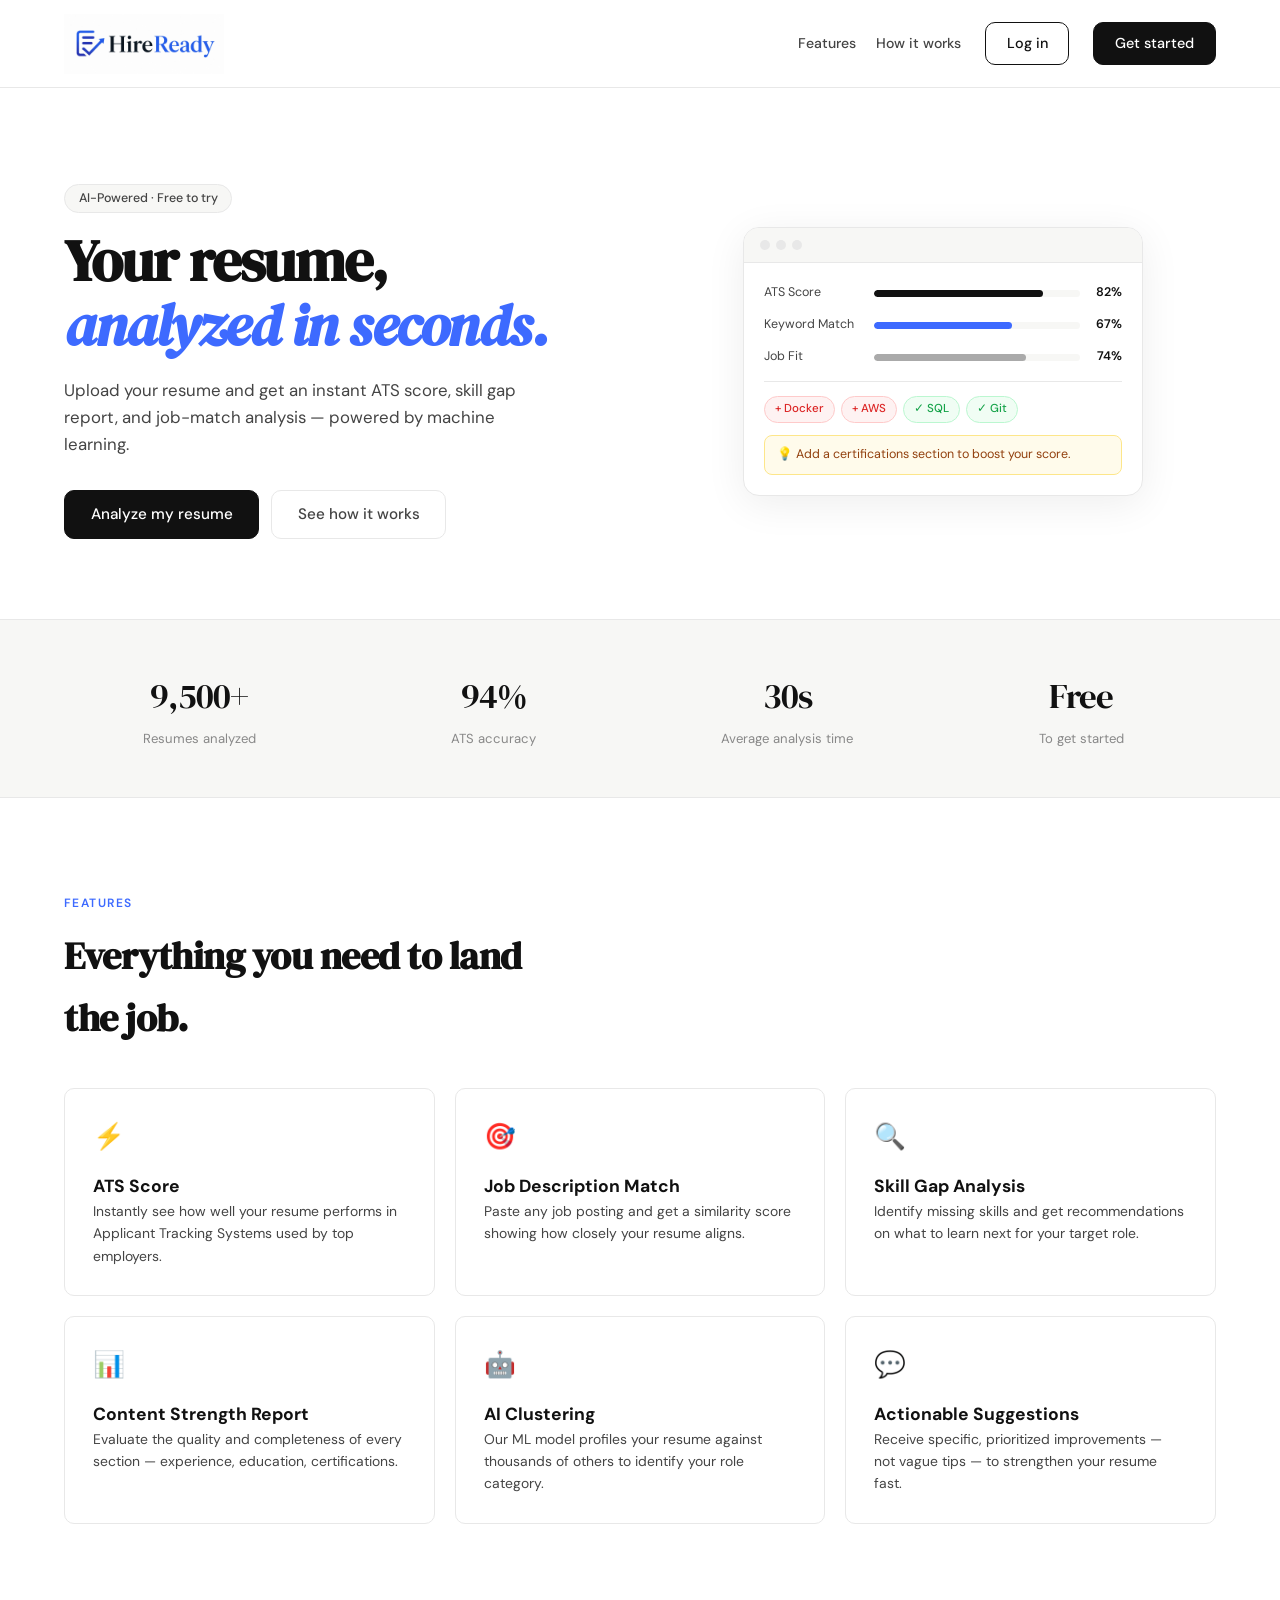
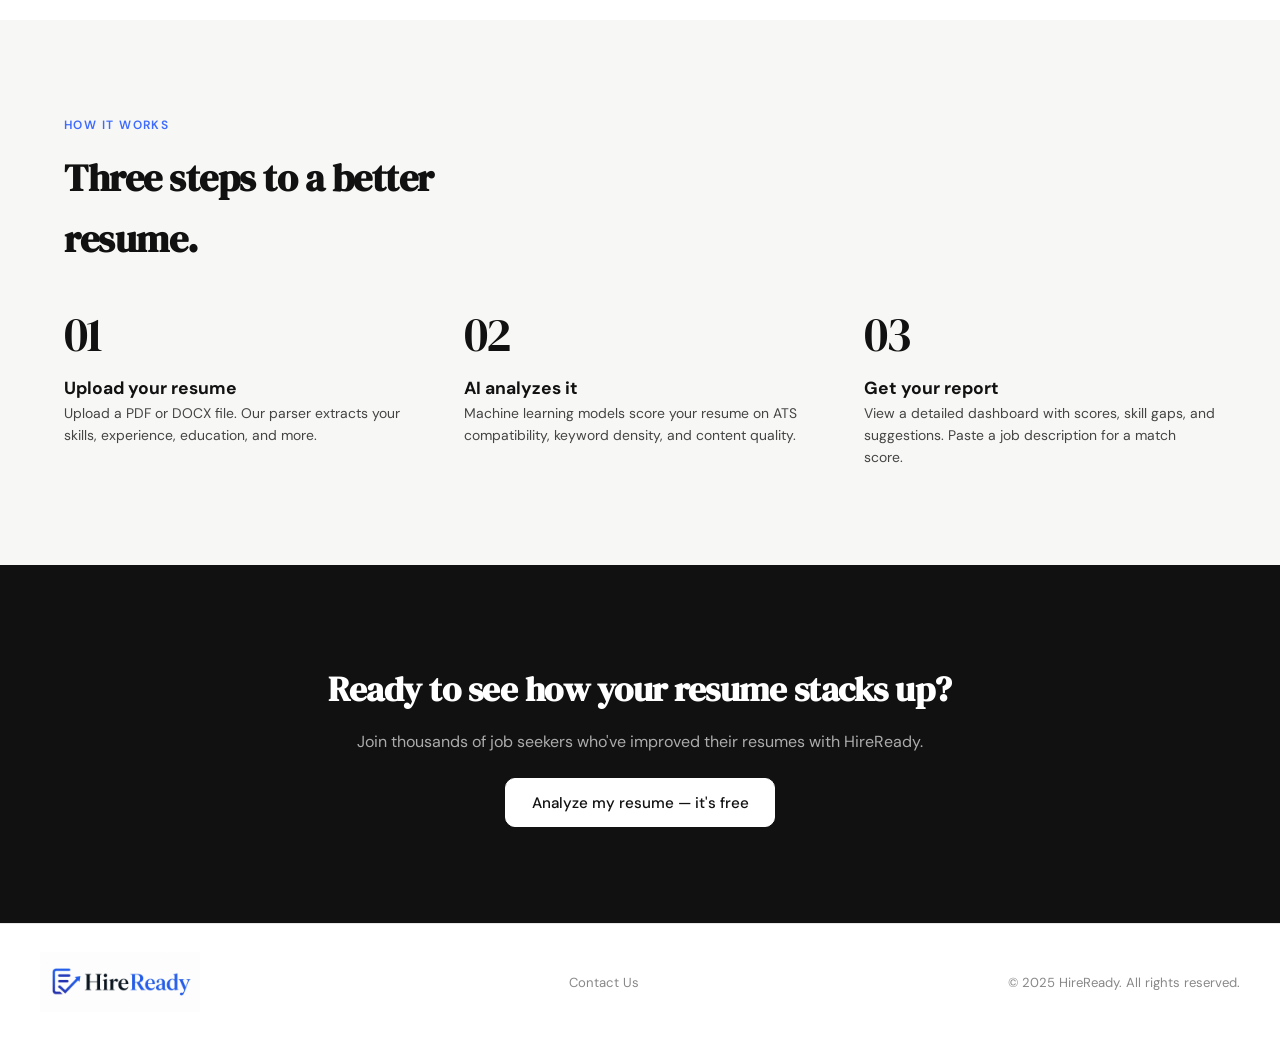
<file: index.html>
<!DOCTYPE html>
<html lang="en">

<head>
  <meta charset="UTF-8" />
  <meta name="viewport" content="width=device-width, initial-scale=1.0" />
  <meta name="description"
    content="HireReady — AI-powered resume analysis. Get your ATS score, skill gap report, and job-match analysis instantly." />
  <title>HireReady — AI Resume Analysis</title>
  <link rel="stylesheet" href="style.css" />
</head>

<body>
  <!-- NAV -->
  <nav class="riq-nav" aria-label="Main navigation">
    <div class="nav-inner">
      <a class="riq-logo" href="index.html"><img src="logo.jpeg" style="height: 60px;" alt="logo"></a>
      <div class="nav-links">
        <a class="nav-link" href="#features">Features</a>
        <a class="nav-link" href="#how">How it works</a>
        <a class="btn btn-outline" href="login.html" target="_blank">Log in</a>
        <a class="btn btn-solid" href="register.html" target="_blank">Get started</a>
      </div>
      <button class="nav-toggle" aria-label="Toggle navigation" aria-expanded="false"
        onclick="this.setAttribute('aria-expanded', this.getAttribute('aria-expanded')==='false'?'true':'false'); document.querySelector('.nav-mobile').classList.toggle('open')">☰</button>
    </div>
    <div class="nav-mobile">
      <a class="nav-link" href="#features">Features</a>
      <a class="nav-link" href="#how">How it works</a>
      <a class="btn btn-outline" href="login.html" target="_blank">Log in</a>
      <a class="btn btn-solid" href="register.html" target="_blank">Get started</a>
    </div>
  </nav>

  <!-- HERO -->
  <section class="riq-hero" aria-labelledby="heroHeading">
    <div class="container">
      <div class="hero-grid">
        <div class="hero-text">
          <div class="hero-tag"><span class="tag">AI-Powered · Free to try</span></div>
          <h1 class="riq-headline" id="heroHeading">
            Your resume,<br />
            <em>analyzed in seconds.</em>
          </h1>
          <p class="riq-subtext">
            Upload your resume and get an instant ATS score, skill gap report, and job-match
            analysis — powered by machine learning.</p>
          <div class="hero-btns">
            <a href="register.html" target="_blank" class="btn btn-solid btn-lg">Analyze my resume</a>
            <a href="#how" class="btn btn-ghost btn-lg">See how it works</a>
          </div>
        </div>
        <div class="hero-visual" aria-hidden="true">
          <div class="riq-card-mock">
            <div class="mock-header">
              <span class="dot"></span>
              <span class="dot"></span>
              <span class="dot"></span>
            </div>
            <div class="mock-body">
              <div class="mock-row">
                <div class="mock-label">ATS Score</div>
                <div class="mock-bar-wrap">
                  <div class="mock-bar" style="width:82%"></div>
                </div>
                <div class="mock-pct">82%</div>
              </div>
              <div class="mock-row">
                <div class="mock-label">Keyword Match</div>
                <div class="mock-bar-wrap">
                  <div class="mock-bar b-accent" style="width:67%"></div>
                </div>
                <div class="mock-pct">67%</div>
              </div>
              <div class="mock-row">
                <div class="mock-label">Job Fit</div>
                <div class="mock-bar-wrap">
                  <div class="mock-bar b-muted" style="width:74%"></div>
                </div>
                <div class="mock-pct">74%</div>
              </div>
              <div class="mock-divider"></div>
              <div class="mock-chips">
                <span class="chip chip-miss">+ Docker</span>
                <span class="chip chip-miss">+ AWS</span>
                <span class="chip chip-ok">✓ SQL</span>
                <span class="chip chip-ok">✓ Git</span>
              </div>
              <div class="mock-tip">💡 Add a certifications section to boost your score.</div>
            </div>
          </div>
        </div>
      </div>
    </div>
  </section>

  <!-- STATS -->
  <section class="riq-stats" aria-label="Platform statistics">
    <div class="container">
      <div class="stats-grid">
        <div>
          <div class="stat-num">9,500+</div>
          <div class="stat-label">Resumes analyzed</div>
        </div>
        <div>
          <div class="stat-num">94%</div>
          <div class="stat-label">ATS accuracy</div>
        </div>
        <div>
          <div class="stat-num">30s</div>
          <div class="stat-label">Average analysis time</div>
        </div>
        <div>
          <div class="stat-num">Free</div>
          <div class="stat-label">To get started</div>
        </div>
      </div>
    </div>
  </section>

  <!-- FEATURES -->
  <section class="riq-features" id="features" aria-labelledby="featuresHeading">
    <div class="container">
      <div class="section-label">Features</div>
      <h2 class="section-title" id="featuresHeading">Everything you need to land the job.</h2>
      <div class="features-grid">
        <article class="feat-card">
          <div class="feat-icon" aria-hidden="true">⚡</div>
          <h3>ATS Score</h3>
          <p>Instantly see how well your resume performs in Applicant Tracking Systems used by top employers.</p>
        </article>
        <article class="feat-card">
          <div class="feat-icon" aria-hidden="true">🎯</div>
          <h3>Job Description Match</h3>
          <p>Paste any job posting and get a similarity score showing how closely your resume aligns.</p>
        </article>
        <article class="feat-card">
          <div class="feat-icon" aria-hidden="true">🔍</div>
          <h3>Skill Gap Analysis</h3>
          <p>Identify missing skills and get recommendations on what to learn next for your target role.</p>
        </article>
        <article class="feat-card">
          <div class="feat-icon" aria-hidden="true">📊</div>
          <h3>Content Strength Report</h3>
          <p>Evaluate the quality and completeness of every section — experience, education, certifications.</p>
        </article>
        <article class="feat-card">
          <div class="feat-icon" aria-hidden="true">🤖</div>
          <h3>AI Clustering</h3>
          <p>Our ML model profiles your resume against thousands of others to identify your role category.</p>
        </article>
        <article class="feat-card">
          <div class="feat-icon" aria-hidden="true">💬</div>
          <h3>Actionable Suggestions</h3>
          <p>Receive specific, prioritized improvements — not vague tips — to strengthen your resume fast.</p>
        </article>
      </div>
    </div>
  </section>

  <!-- HOW IT WORKS -->
  <section class="riq-how" id="how" aria-labelledby="howHeading">
    <div class="container">
      <div class="section-label">How it works</div>
      <h2 class="section-title" id="howHeading">Three steps to a better resume.</h2>
      <div class="how-grid">
        <div class="how-step">
          <div class="step-num" aria-hidden="true">01</div>
          <h3>Upload your resume</h3>
          <p>Upload a PDF or DOCX file. Our parser extracts your skills, experience, education, and more.</p>
        </div>
        <div class="how-step">
          <div class="step-num" aria-hidden="true">02</div>
          <h3>AI analyzes it</h3>
          <p>Machine learning models score your resume on ATS compatibility, keyword density, and content quality.</p>
        </div>
        <div class="how-step">
          <div class="step-num" aria-hidden="true">03</div>
          <h3>Get your report</h3>
          <p>View a detailed dashboard with scores, skill gaps, and suggestions. Paste a job description for a match
            score.</p>
        </div>
      </div>
    </div>
  </section>

  <!-- CALL TO ACTION -->
  <section class="riq-cta" aria-labelledby="ctaHeading">
    <div class="container">
      <h2 id="ctaHeading">Ready to see how your resume stacks up?</h2>
      <p>Join thousands of job seekers who've improved their resumes with HireReady.</p>
      <a href="register.html" target="_blank" class="btn btn-solid btn-lg">Analyze my resume — it's free</a>
    </div>
  </section>

  <!-- FOOTER -->
  <footer class="riq-footer">
    <div class="footer-inner">
      <a class="riq-logo" href="index.html"><img src="logo.jpeg" style="height: 60px;" alt="logo"></a>
      <nav class="footer-links" aria-label="Footer navigation">
        <a href="contact.html">Contact Us</a>
      </nav>
      <p class="footer-copy">© 2025 HireReady. All rights reserved.</p>
    </div>
  </footer>

  <script src="main.js"></script>
</body>

</html>
</file>
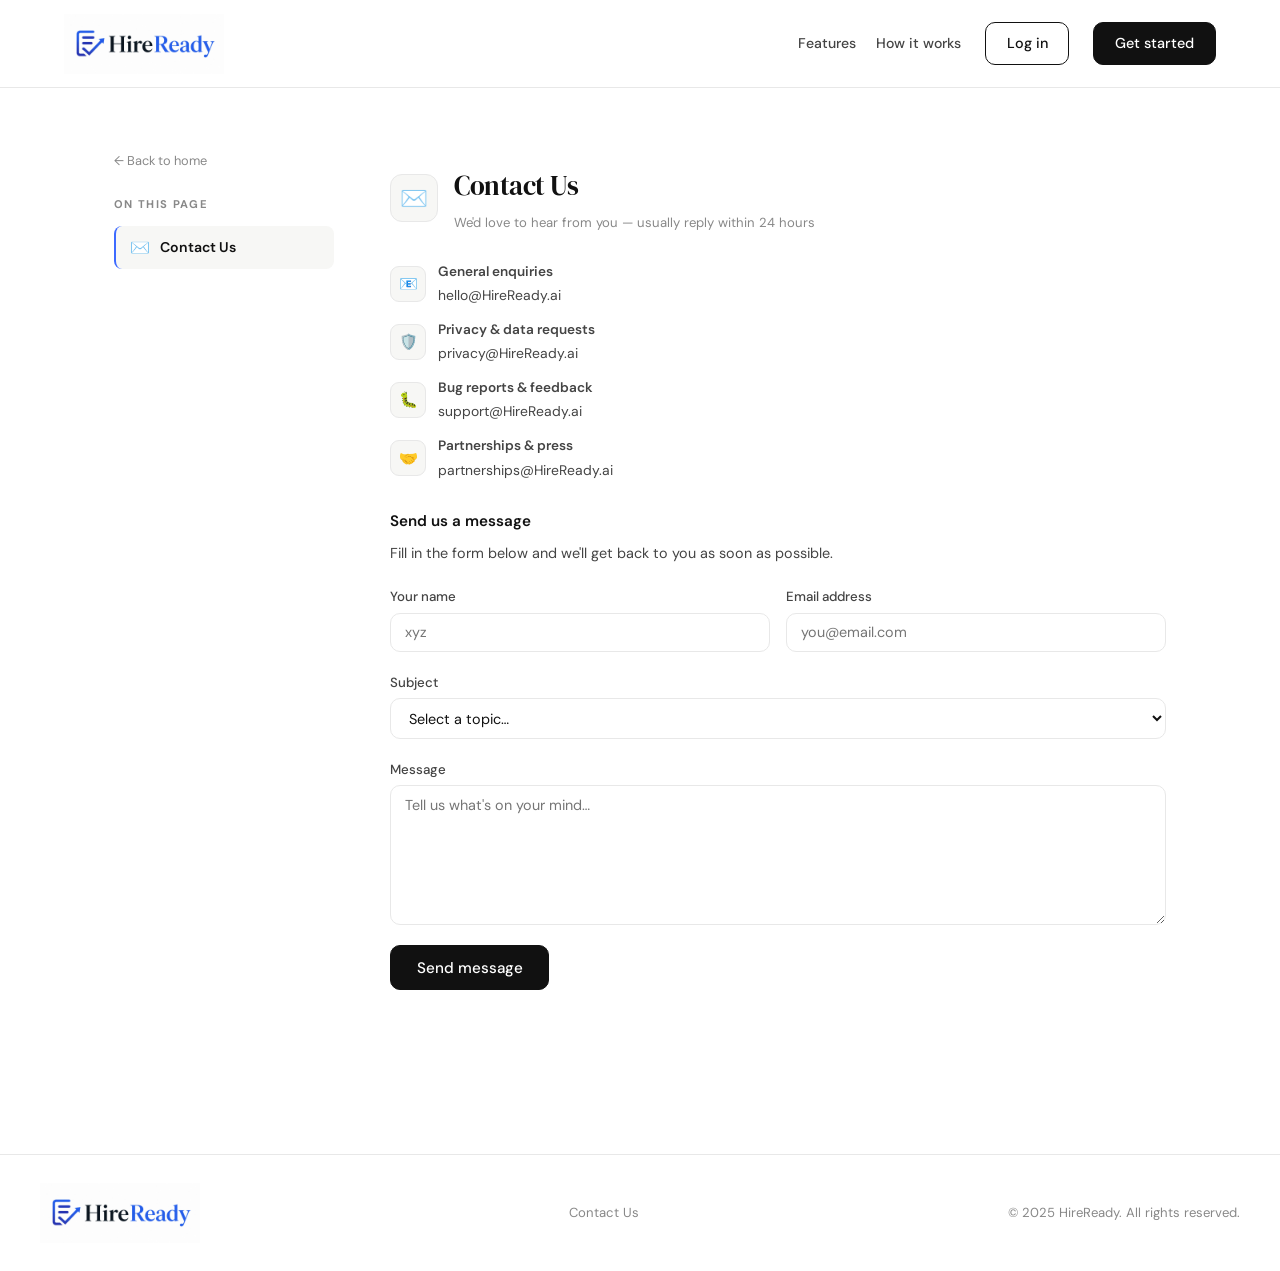
<file: contact.html>
<!DOCTYPE html>
<html lang="en">

<head>
  <meta charset="UTF-8" />
  <meta name="viewport" content="width=device-width, initial-scale=1.0" />
  <title>Contact Us — HireReady</title>
  <link rel="stylesheet" href="style.css" />
</head>

<body>

  <!-- NAV -->
  <nav class="riq-nav">
    <div class="nav-inner">
      <a class="riq-logo" href="index.html"><img src="logo.jpeg" style="height: 60px;" alt="logo"></a>
      <div class="nav-links">
        <a class="nav-link" href="index.html#features">Features</a>
        <a class="nav-link" href="index.html#how">How it works</a>
        <a class="btn btn-outline" href="login.html" target="_blank">Log in</a>
        <a class="btn btn-solid" href="register.html" target="_blank">Get started</a>
      </div>
      <button class="nav-toggle" onclick="document.querySelector('.nav-mobile').classList.toggle('open')">☰</button>
    </div>
    <div class="nav-mobile">
      <a class="nav-link" href="index.html#features">Features</a>
      <a class="nav-link" href="index.html#how">How it works</a>
      <a class="btn btn-outline" href="login.html" target="_blank">Log in</a>
      <a class="btn btn-solid" href="register.html" target="_blank">Get started</a>
    </div>
  </nav>

  <!-- PAGE BODY -->
  <div class="legal-wrap">

    <!-- ── Sticky side nav ── -->
    <aside class="legal-sidenav">
      <a href="index.html" class="legal-back">← Back to home</a>
      <div class="legal-sidenav-label">On this page</div>
      <ul class="legal-nav-list">
        <li><a href="#contact" data-section="contact"><span class="nav-icon">✉️</span> Contact Us</a></li>
      </ul>
    </aside>

    <!-- ── Main content ── -->
    <main class="legal-content">
      <!-- ════════════════════════════════
           CONTACT
      ════════════════════════════════ -->
      <section id="contact" class="legal-section">
        <div class="legal-section-header">
          <div class="section-icon-wrap">✉️</div>
          <div>
            <div class="legal-section-title">Contact Us</div>
            <div class="legal-section-sub">We'd love to hear from you — usually reply within 24 hours</div>
          </div>
        </div>

        <div class="contact-info-block">
          <div class="contact-info-row">
            <div class="contact-info-icon">📧</div>
            <div>
              <div style="font-weight:600;font-size:0.85rem;margin-bottom:2px">General enquiries</div>
              <div>hello@HireReady.ai</div>
            </div>
          </div>
          <div class="contact-info-row">
            <div class="contact-info-icon">🛡️</div>
            <div>
              <div style="font-weight:600;font-size:0.85rem;margin-bottom:2px">Privacy &amp; data requests</div>
              <div>privacy@HireReady.ai</div>
            </div>
          </div>
          <div class="contact-info-row">
            <div class="contact-info-icon">🐛</div>
            <div>
              <div style="font-weight:600;font-size:0.85rem;margin-bottom:2px">Bug reports &amp; feedback</div>
              <div>support@HireReady.ai</div>
            </div>
          </div>
          <div class="contact-info-row">
            <div class="contact-info-icon">🤝</div>
            <div>
              <div style="font-weight:600;font-size:0.85rem;margin-bottom:2px">Partnerships &amp; press</div>
              <div>partnerships@HireReady.ai</div>
            </div>
          </div>
        </div>

        <!-- Contact form -->
        <div id="contactFormWrap">
          <div class="legal-body" style="margin-bottom:20px">
            <h3 style="margin-top:0">Send us a message</h3>
            <p>Fill in the form below and we'll get back to you as soon as possible.</p>
          </div>

          <div class="contact-grid">
            <div class="form-group">
              <label class="form-label" for="contactName">Your name</label>
              <input type="text" id="contactName" class="form-input" placeholder="xyz" />
              <div class="form-error" id="contactNameErr">Name is required.</div>
            </div>
            <div class="form-group">
              <label class="form-label" for="contactEmail">Email address</label>
              <input type="email" id="contactEmail" class="form-input" placeholder="you@email.com" />
              <div class="form-error" id="contactEmailErr">Valid email is required.</div>
            </div>
          </div>

          <div class="form-group">
            <label class="form-label" for="contactSubject">Subject</label>
            <select id="contactSubject" class="form-input" style="cursor:pointer">
              <option value="">Select a topic…</option>
              <option value="general">General question</option>
              <option value="privacy">Privacy or data request</option>
              <option value="bug">Bug report</option>
              <option value="feedback">Feature feedback</option>
              <option value="partnership">Partnership / press</option>
              <option value="other">Other</option>
            </select>
            <div class="form-error" id="contactSubjectErr">Please select a topic.</div>
          </div>

          <div class="form-group">
            <label class="form-label" for="contactMessage">Message</label>
            <textarea id="contactMessage" class="form-textarea" rows="5" placeholder="Tell us what's on your mind…"
              style="min-height:140px"></textarea>
            <div class="form-error" id="contactMsgErr">Message cannot be empty.</div>
          </div>

          <button class="btn btn-solid btn-lg" onclick="submitContact()">Send message</button>
        </div>

        <!-- Success state -->
        <div id="contactSuccess" class="form-success">
          <div class="form-success-icon">✅</div>
          <h5>Message sent!</h5>
          <p>Thanks for reaching out. We'll get back to you within 24 hours.</p>
          <button class="btn btn-outline" style="margin-top:16px" onclick="resetContact()">Send another message</button>
        </div>

      </section>

    </main>
  </div><!-- /legal-wrap -->

  <!-- FOOTER -->
  <footer class="riq-footer">
    <div class="footer-inner">
      <a class="riq-logo" href="index.html"><img src="logo.jpeg" style="height: 60px;" alt="logo"></a>
      <div class="footer-links">
        <a href="contact.html">Contact Us</a>
      </div>
      <div class="footer-copy">© 2025 HireReady. All rights reserved.</div>
    </div>
  </footer>

  <script>
    // ── Smooth-scroll nav links & active state ───────────────
    const navLinks = document.querySelectorAll('.legal-nav-list a');

    navLinks.forEach(link => {
      link.addEventListener('click', e => {
        e.preventDefault();
        const targetId = link.getAttribute('href').replace('#', '');
        const target = document.getElementById(targetId);
        if (target) target.scrollIntoView({ behavior: 'smooth', block: 'start' });
      });
    });

    // ── Highlight active section on scroll ───────────────────
    const sections = document.querySelectorAll('.legal-section');

    const observer = new IntersectionObserver(entries => {
      entries.forEach(entry => {
        if (entry.isIntersecting) {
          const id = entry.target.id;
          navLinks.forEach(a => a.classList.toggle('active', a.dataset.section === id));
        }
      });
    }, { rootMargin: '-30% 0px -60% 0px', threshold: 0 });

    sections.forEach(s => observer.observe(s));

    // ── Contact form submit ───────────────────────────────────
    function showFieldErr(id, visible) {
      const el = document.getElementById(id);
      if (el) el.classList.toggle('show', visible);
    }
    function markField(id, invalid) {
      const el = document.getElementById(id);
      if (el) el.classList.toggle('invalid', invalid);
    }

    function submitContact() {
      let valid = true;

      const nameEl = document.getElementById('contactName');
      const emailEl = document.getElementById('contactEmail');
      const subEl = document.getElementById('contactSubject');
      const msgEl = document.getElementById('contactMessage');

      const nameOk = nameEl.value.trim() !== '';
      markField('contactName', !nameOk); showFieldErr('contactNameErr', !nameOk);
      if (!nameOk) valid = false;

      const emailOk = emailEl.value.includes('@') && emailEl.value.trim() !== '';
      markField('contactEmail', !emailOk); showFieldErr('contactEmailErr', !emailOk);
      if (!emailOk) valid = false;

      const subOk = subEl.value !== '';
      markField('contactSubject', !subOk); showFieldErr('contactSubjectErr', !subOk);
      if (!subOk) valid = false;

      const msgOk = msgEl.value.trim().length > 5;
      markField('contactMessage', !msgOk); showFieldErr('contactMsgErr', !msgOk);
      if (!msgOk) valid = false;

      if (!valid) return;

      const subject = encodeURIComponent(`[HireReady] ${subEl.options[subEl.selectedIndex].text}`);
      const body = encodeURIComponent(`From: ${nameEl.value.trim()} <${emailEl.value.trim()}>\n\n${msgEl.value.trim()}`);
      window.location.href = `mailto:aizzasingh5@gmail.com?subject=${subject}&body=${body}`;

      document.getElementById('contactFormWrap').style.display = 'none';
      document.getElementById('contactSuccess').classList.add('show');
    }

    function resetContact() {
      document.getElementById('contactFormWrap').style.display = '';
      document.getElementById('contactSuccess').classList.remove('show');
      document.getElementById('contactName').value = '';
      document.getElementById('contactEmail').value = '';
      document.getElementById('contactSubject').value = '';
      document.getElementById('contactMessage').value = '';
    }

    // ── Handle direct anchor links on page load ───────────────
    window.addEventListener('load', () => {
      const hash = window.location.hash;
      if (hash) {
        setTimeout(() => {
          const target = document.querySelector(hash);
          if (target) target.scrollIntoView({ behavior: 'smooth' });
        }, 100);
      }
    });
  </script>
</body>

</html>
</file>
<file: style.css>
/* HireReady s tylesheet — pure CSS, no frameworks
   DM Sans + DM Serif Display via Google Fonts */

@import url('https://fonts.googleapis.com/css2?family=DM+Sans:ital,opsz,wght@0,9..40,300;0,9..40,400;0,9..40,500;0,9..40,600;1,9..40,400&family=DM+Serif+Display:ital@0;1&display=swap');

*,
*::before,
*::after {
  box-sizing: border-box;
  margin: 0;
  padding: 0;
}

/* design tokens */
:root {
  --ink: #111111;
  --ink-2: #444444;
  --ink-3: #888888;
  --line: #e8e8e8;
  --bg: #ffffff;
  --bg-2: #f7f7f5;
  --accent: #3d6aff;
  --success: #16a34a;
  --warn: #d97706;
  --danger: #dc2626;
  --radius: 10px;
  --sidebar-w: 240px;
  --topbar-h: 60px;
  --transition: 0.18s ease;
}

html {
  scroll-behavior: smooth;
}

body {
  font-family: 'DM Sans', sans-serif;
  color: var(--ink);
  background: var(--bg);
  font-size: 15px;
  line-height: 1.6;
  -webkit-font-smoothing: antialiased;
}

img {
  display: block;
  max-width: 100%;
}

a {
  color: inherit;
}

ul {
  list-style: none;
  padding: 0;
  margin: 0;
}

/* ─── Logo ─── */
.riq-logo {
  font-family: 'DM Serif Display', serif;
  font-size: 1.35rem;
  color: var(--ink);
  text-decoration: none;
  letter-spacing: -0.5px;
  display: inline-block;
}

.riq-logo span {
  color: var(--accent);
}

/* ─── Container ─── */
.container {
  max-width: 1200px;
  margin: 0 auto;
  padding: 0 24px;
}

/* ─── Section labels ─── */
.section-label {
  font-size: 0.75rem;
  font-weight: 600;
  letter-spacing: 0.12em;
  text-transform: uppercase;
  color: var(--accent);
  margin-bottom: 12px;
}

.section-title {
  font-family: 'DM Serif Display', serif;
  font-size: clamp(1.7rem, 3vw, 2.4rem);
  letter-spacing: -0.5px;
  color: var(--ink);
  max-width: 480px;
}

/* ─── Buttons ─── */
.btn {
  display: inline-flex;
  align-items: center;
  justify-content: center;
  gap: 8px;
  border-radius: var(--radius);
  font-family: 'DM Sans', sans-serif;
  font-weight: 500;
  font-size: 0.9rem;
  padding: 0.55rem 1.3rem;
  cursor: pointer;
  text-decoration: none;
  border: 1.5px solid transparent;
  transition: background var(--transition), color var(--transition), border-color var(--transition);
  white-space: nowrap;
}

.btn-lg {
  padding: 0.7rem 1.6rem;
  font-size: 0.95rem;
}

.btn-w100 {
  width: 100%;
}

.btn-solid {
  background: var(--ink);
  color: #fff;
  border-color: var(--ink);
}

.btn-solid:hover {
  background: #333;
  border-color: #333;
  color: #fff;
}

.btn-outline {
  background: transparent;
  color: var(--ink);
  border-color: var(--ink);
}

.btn-outline:hover {
  background: var(--ink);
  color: #fff;
}

.btn-ghost {
  background: transparent;
  color: var(--ink-2);
  border-color: var(--line);
}

.btn-ghost:hover {
  border-color: #bbb;
  color: var(--ink);
}

/* ─── Tags ─── */
.tag {
  display: inline-block;
  background: var(--bg-2);
  border: 1px solid var(--line);
  border-radius: 100px;
  font-size: 0.78rem;
  padding: 0.22rem 0.85rem;
  color: var(--ink-2);
  font-weight: 500;
}

.tag-sm {
  display: inline-block;
  background: var(--bg-2);
  border: 1px solid var(--line);
  border-radius: 100px;
  font-size: 0.72rem;
  padding: 0.15rem 0.65rem;
  color: var(--ink-3);
  font-weight: 500;
}

/* ─── Links ─── */
.link {
  color: var(--accent);
  text-decoration: none;
  font-weight: 500;
}

.link:hover {
  text-decoration: underline;
}

.link-sm {
  font-size: 0.82rem;
  color: var(--accent);
  text-decoration: none;
}

.link-sm:hover {
  text-decoration: underline;
}

/* ─── Chips ─── */
.chip {
  font-size: 0.72rem;
  border-radius: 100px;
  padding: 3px 10px;
  font-weight: 500;
}

.chip-miss {
  background: #fef2f2;
  color: var(--danger);
  border: 1px solid #fecaca;
}

.chip-ok {
  background: #f0fdf4;
  color: var(--success);
  border: 1px solid #bbf7d0;
}

/* ─── Form elements ─── */
.form-group {
  margin-bottom: 20px;
}

.form-label {
  display: block;
  font-size: 0.83rem;
  font-weight: 500;
  color: var(--ink-2);
  margin-bottom: 5px;
}

.form-input,
.form-textarea {
  display: block;
  width: 100%;
  border: 1.5px solid var(--line);
  border-radius: var(--radius);
  padding: 0.6rem 0.85rem;
  font-size: 0.9rem;
  font-family: 'DM Sans', sans-serif;
  color: var(--ink);
  background: var(--bg);
  transition: border-color 0.2s, box-shadow 0.2s;
  outline: none;
}

.form-input:focus,
.form-textarea:focus {
  border-color: var(--ink);
  box-shadow: 0 0 0 3px rgba(17, 17, 17, 0.07);
}

.form-input.invalid {
  border-color: var(--danger);
}

.form-error {
  font-size: 0.78rem;
  color: var(--danger);
  margin-top: 4px;
  display: none;
}

.form-error.show {
  display: block;
}

.form-textarea {
  resize: vertical;
  min-height: 130px;
}

.input-wrap {
  position: relative;
}

.eye-btn {
  position: absolute;
  right: 12px;
  top: 50%;
  transform: translateY(-50%);
  background: none;
  border: none;
  cursor: pointer;
  font-size: 0.9rem;
  color: var(--ink-3);
  padding: 0;
}

.label-row {
  display: flex;
  justify-content: space-between;
  align-items: center;
  margin-bottom: 5px;
}

.label-row .form-label {
  margin-bottom: 0;
}

.form-check {
  display: flex;
  align-items: flex-start;
  gap: 8px;
  margin-bottom: 20px;
}

.form-check input[type="checkbox"] {
  margin-top: 3px;
  accent-color: var(--ink);
  flex-shrink: 0;
}

.form-check label {
  font-size: 0.84rem;
  color: var(--ink-2);
}

/* ─── Alert ─── */
.alert {
  border-radius: var(--radius);
  padding: 10px 14px;
  font-size: 0.84rem;
  margin-bottom: 16px;
  display: none;
}

.alert.show {
  display: block;
}

.alert-danger {
  background: #fef2f2;
  border: 1px solid #fecaca;
  color: var(--danger);
}

.alert-success {
  background: #f0fdf4;
  border: 1px solid #bbf7d0;
  color: var(--success);
}

/* ─── Divider ─── */
.divider {
  display: flex;
  align-items: center;
  gap: 12px;
  font-size: 0.8rem;
  color: var(--ink-3);
  margin: 20px 0;
}

.divider::before,
.divider::after {
  content: '';
  flex: 1;
  height: 1px;
  background: var(--line);
}

/* ─── Colour helpers ─── */
.text-success {
  color: var(--success);
}

.text-warn {
  color: var(--warn);
}

.text-danger {
  color: var(--danger);
}

.text-muted {
  color: var(--ink-3);
}


/* ════════════════════════════════════════
   NAVBAR
════════════════════════════════════════ */
.riq-nav {
  position: sticky;
  top: 0;
  z-index: 100;
  background: rgba(255, 255, 255, 0.92);
  backdrop-filter: blur(12px);
  border-bottom: 1px solid var(--line);
}

.nav-inner {
  max-width: 1200px;
  margin: 0 auto;
  padding: 0.85rem 24px;
  display: flex;
  align-items: center;
  gap: 32px;
}

.nav-links {
  display: flex;
  align-items: center;
  gap: 20px;
  margin-left: auto;
}

.nav-links .nav-link {
  color: var(--ink-2);
  font-size: 0.88rem;
  font-weight: 500;
  text-decoration: none;
  transition: color var(--transition);
}

.nav-links .nav-link:hover {
  color: var(--ink);
}

.nav-links .btn {
  margin-left: 4px;
}

.nav-toggle {
  display: none;
  background: none;
  border: none;
  font-size: 1.4rem;
  cursor: pointer;
  margin-left: auto;
  color: var(--ink);
}

.nav-mobile {
  display: none;
  flex-direction: column;
  gap: 4px;
  padding: 12px 24px 16px;
  border-top: 1px solid var(--line);
  background: var(--bg);
}

.nav-mobile.open {
  display: flex;
}

.nav-mobile .nav-link {
  font-size: 0.9rem;
  font-weight: 500;
  color: var(--ink-2);
  text-decoration: none;
  padding: 6px 0;
}

.nav-mobile .btn {
  margin-top: 6px;
}


/* ════════════════════════════════════════
   HERO
════════════════════════════════════════ */
.riq-hero {
  padding: 96px 0 80px;
}

.hero-grid {
  display: grid;
  grid-template-columns: 1fr 1fr;
  align-items: center;
  gap: 60px;
}

.hero-tag {
  margin-bottom: 16px;
}

.riq-headline {
  font-family: 'DM Serif Display', serif;
  font-size: clamp(2.4rem, 5vw, 3.6rem);
  line-height: 1.12;
  letter-spacing: -1.5px;
  color: var(--ink);
  margin-bottom: 1.2rem;
}

.riq-headline em {
  color: var(--accent);
  font-style: italic;
}

.riq-subtext {
  font-size: 1.05rem;
  color: var(--ink-2);
  max-width: 460px;
  margin-bottom: 2rem;
}

.hero-btns {
  display: flex;
  gap: 12px;
  flex-wrap: wrap;
}

.hero-visual {
  display: flex;
  justify-content: center;
  align-items: center;
}

/* mock card on landing */
.riq-card-mock {
  background: #fff;
  border: 1px solid var(--line);
  border-radius: 16px;
  box-shadow: 0 8px 40px rgba(0, 0, 0, 0.07);
  width: 100%;
  max-width: 400px;
  overflow: hidden;
  animation: float 4s ease-in-out infinite;
}

@keyframes float {

  0%,
  100% {
    transform: translateY(0);
  }

  50% {
    transform: translateY(-10px);
  }
}

.mock-header {
  background: var(--bg-2);
  border-bottom: 1px solid var(--line);
  padding: 12px 16px;
  display: flex;
  gap: 6px;
}

.dot {
  width: 10px;
  height: 10px;
  border-radius: 50%;
  background: var(--line);
  display: inline-block;
}

.mock-body {
  padding: 20px;
}

.mock-row {
  display: flex;
  align-items: center;
  gap: 10px;
  margin-bottom: 12px;
}

.mock-label {
  font-size: 0.78rem;
  color: var(--ink-2);
  width: 100px;
  flex-shrink: 0;
}

.mock-bar-wrap {
  flex: 1;
  background: var(--bg-2);
  border-radius: 100px;
  height: 7px;
  overflow: hidden;
}

.mock-bar {
  height: 100%;
  border-radius: 100px;
  background: var(--ink);
  transition: width 1s ease;
}

.mock-bar.b-accent {
  background: var(--accent);
}

.mock-bar.b-muted {
  background: #aaa;
}

.mock-pct {
  font-size: 0.78rem;
  font-weight: 600;
  width: 32px;
  text-align: right;
}

.mock-divider {
  height: 1px;
  background: var(--line);
  margin: 14px 0;
}

.mock-chips {
  display: flex;
  gap: 6px;
  flex-wrap: wrap;
  margin-bottom: 12px;
}

.mock-tip {
  background: #fffbeb;
  border: 1px solid #fde68a;
  border-radius: 8px;
  padding: 9px 12px;
  font-size: 0.78rem;
  color: #92400e;
}


/* ════════════════════════════════════════
   STATS
════════════════════════════════════════ */
.riq-stats {
  background: var(--bg-2);
  border-top: 1px solid var(--line);
  border-bottom: 1px solid var(--line);
  padding: 48px 0;
}

.stats-grid {
  display: grid;
  grid-template-columns: repeat(4, 1fr);
  gap: 24px;
  text-align: center;
}

.stat-num {
  font-family: 'DM Serif Display', serif;
  font-size: 2.2rem;
  color: var(--ink);
  letter-spacing: -1px;
}

.stat-label {
  font-size: 0.82rem;
  color: var(--ink-3);
  margin-top: 4px;
}


/* ════════════════════════════════════════
   FEATURES
════════════════════════════════════════ */
.riq-features {
  padding: 96px 0;
}

.features-grid {
  display: grid;
  grid-template-columns: repeat(3, 1fr);
  gap: 20px;
  margin-top: 40px;
}

.feat-card {
  border: 1px solid var(--line);
  border-radius: var(--radius);
  padding: 28px;
  background: var(--bg);
  transition: box-shadow 0.2s, transform 0.2s;
}

.feat-card:hover {
  box-shadow: 0 6px 24px rgba(0, 0, 0, 0.07);
  transform: translateY(-2px);
}

.feat-icon {
  font-size: 1.6rem;
  margin-bottom: 14px;
}

.feat-card h5 {
  font-size: 0.95rem;
  font-weight: 600;
  margin-bottom: 8px;
}

.feat-card p {
  font-size: 0.87rem;
  color: var(--ink-2);
  line-height: 1.6;
  margin: 0;
}


/* ════════════════════════════════════════
   HOW IT WORKS
════════════════════════════════════════ */
.riq-how {
  padding: 96px 0;
  background: var(--bg-2);
}

.how-grid {
  display: grid;
  grid-template-columns: repeat(3, 1fr);
  gap: 48px;
  margin-top: 40px;
}

.step-num {
  font-family: 'DM Serif Display', serif;
  font-size: 3rem;
  color: var(-line);
  line-height: 1;
  margin-bottom: 16px;
  letter-spacing: -2px;
}

.how-step h5 {
  font-size: 1rem;
  font-weight: 600;
  margin-bottom: 8px;
}

.how-step p {
  font-size: 0.87rem;
  color: var(--ink-2);
}


/* ════════════════════════════════════════
   CTA
════════════════════════════════════════ */
.riq-cta {
  padding: 96px 0;
  background: var(--ink);
  color: #fff;
  text-align: center;
}

.riq-cta h2 {
  font-family: 'DM Serif Display', serif;
  font-size: clamp(1.6rem, 3vw, 2.2rem);
  letter-spacing: -0.5px;
  color: #fff;
  margin-bottom: 12px;
}

.riq-cta p {
  color: rgba(255, 255, 255, 0.65);
  font-size: 1rem;
}

.riq-cta .btn-solid {
  background: #fff;
  color: var(--ink);
  border-color: #fff;
  margin-top: 24px;
}

.riq-cta .btn-solid:hover {
  background: #eee;
  border-color: #eee;
}


/* ════════════════════════════════════════
   FOOTER
════════════════════════════════════════ */
.riq-footer {
  border-top: 1px solid var(--line);
  padding: 28px 24px;
}

.footer-inner {
  max-width: 1200px;
  margin: 0 auto;
  display: flex;
  flex-wrap: wrap;
  justify-content: space-between;
  align-items: center;
  gap: 16px;
}

.footer-links {
  display: flex;
  gap: 20px;
}

.footer-links a {
  color: var(--ink-3);
  text-decoration: none;
  font-size: 0.82rem;
}

.footer-links a:hover {
  color: var(--ink);
}

.footer-copy {
  font-size: 0.82rem;
  color: var(--ink-3);
}


/* ════════════════════════════════════════
   AUTH PAGES
════════════════════════════════════════ */
body.auth-page {
  background: var(--bg);
}

.auth-wrap {
  display: flex;
  min-height: 100vh;
}

.auth-left {
  width: 440px;
  flex-shrink: 0;
  background: var(--ink);
  padding: 48px;
  display: flex;
  flex-direction: column;
  justify-content: space-between;
  position: relative;
  overflow: hidden;
}

.auth-left .riq-logo {
  color: #fff;
}

.auth-left .riq-logo span {
  color: rgba(255, 255, 255, 0.5);
}

.auth-left-content {
  flex: 1;
  display: flex;
  flex-direction: column;
  justify-content: flex-end;
  padding-bottom: 60px;
}

.auth-quote {
  font-family: 'DM Serif Display', serif;
  font-size: 1.4rem;
  color: #fff;
  line-height: 1.4;
  margin-bottom: 12px;
}

.auth-quote-author {
  font-size: 0.82rem;
  color: rgba(255, 255, 255, 0.5);
}

.auth-left-deco {
  position: absolute;
  bottom: -80px;
  right: -80px;
  width: 320px;
  height: 320px;
  border-radius: 50%;
  border: 60px solid rgba(255, 255, 255, 0.04);
  pointer-events: none;
}

.auth-right {
  flex: 1;
  display: flex;
  align-items: center;
  justify-content: center;
  padding: 48px 24px;
}

.auth-form-wrap {
  width: 100%;
  max-width: 420px;
}

.auth-logo-mobile {
  display: none;
  margin-bottom: 24px;
}

.auth-title {
  font-family: 'DM Serif Display', serif;
  font-size: 1.9rem;
  letter-spacing: -0.5px;
  margin-bottom: 6px;
}

.auth-sub {
  color: var(--ink-3);
  font-size: 0.9rem;
  margin-bottom: 28px;
}

.auth-switch {
  text-align: center;
  font-size: 0.85rem;
  color: var(--ink-3);
  margin-top: 20px;
}

.name-row {
  display: grid;
  grid-template-columns: 1fr 1fr;
  gap: 16px;
}

/* password strength meter */
.password-strength {
  display: flex;
  align-items: center;
  gap: 10px;
  margin-top: 6px;
}

.strength-track {
  flex: 1;
  height: 4px;
  background: var(--line);
  border-radius: 100px;
  overflow: hidden;
}

.strength-fill {
  height: 100%;
  border-radius: 100px;
  transition: width 0.3s, background 0.3s;
  width: 0%;
}

.strength-label {
  font-size: 0.75rem;
  color: var(--ink-3);
  white-space: nowrap;
}


/* ════════════════════════════════════════
   APP LAYOUT — sidebar + main
════════════════════════════════════════ */
body.app-page {
  display: flex;
  min-height: 100vh;
  background: var(--bg-2);
}

.riq-sidebar {
  width: var(--sidebar-w);
  background: var(--bg);
  border-right: 1px solid var(--line);
  display: flex;
  flex-direction: column;
  position: fixed;
  top: 0;
  left: 0;
  height: 100vh;
  z-index: 200;
  transition: transform 0.25s;
}

.sidebar-logo {
  padding: 24px 20px 20px;
  border-bottom: 1px solid var(--line);
}

.sidebar-nav {
  flex: 1;
  padding: 16px 12px;
  display: flex;
  flex-direction: column;
  gap: 2px;
  overflow-y: auto;
}

.sidebar-link {
  display: flex;
  align-items: center;
  gap: 10px;
  padding: 9px 12px;
  border-radius: 8px;
  color: var(--ink-2);
  text-decoration: none;
  font-size: 0.87rem;
  font-weight: 500;
  transition: background var(--transition), color var(--transition);
}

.sidebar-link:hover {
  background: var(--bg-2);
  color: var(--ink);
}

.sidebar-link.active {
  background: var(--ink);
  color: #fff;
}

.slink-icon {
  font-size: 1rem;
  opacity: 0.7;
}

.sidebar-link.active .slink-icon {
  opacity: 1;
}

.sidebar-link.logout {
  color: var(--danger);
}

.sidebar-bottom {
  padding: 12px;
  border-top: 1px solid var(--line);
  display: flex;
  flex-direction: column;
  gap: 2px;
}

.app-main {
  margin-left: var(--sidebar-w);
  flex: 1;
  display: flex;
  flex-direction: column;
  min-height: 100vh;
}

.app-topbar {
  position: sticky;
  top: 0;
  z-index: 100;
  background: rgba(255, 255, 255, 0.93);
  backdrop-filter: blur(8px);
  border-bottom: 1px solid var(--line);
  display: flex;
  align-items: center;
  padding: 0 28px;
  height: var(--topbar-h);
  gap: 16px;
}

.topbar-title {
  font-weight: 600;
  font-size: 0.95rem;
  flex: 1;
}

.topbar-avatar {
  width: 34px;
  height: 34px;
  border-radius: 50%;
  background: var(--ink);
  color: #fff;
  font-size: 0.72rem;
  font-weight: 600;
  display: flex;
  align-items: center;
  justify-content: center;
}

.sidebar-toggle {
  display: none;
  background: none;
  border: none;
  font-size: 1.2rem;
  cursor: pointer;
  padding: 0;
  color: var(--ink);
}

.app-content {
  padding: 32px 28px;
}


/* ════════════════════════════════════════
   DASHBOARD COMPONENTS
════════════════════════════════════════ */
.dash-welcome {
  display: flex;
  align-items: center;
  justify-content: space-between;
  flex-wrap: wrap;
  gap: 16px;
  margin-bottom: 24px;
}

.dash-welcome h4 {
  font-size: 1.1rem;
  font-weight: 600;
  margin-bottom: 4px;
}

.dash-welcome p {
  color: var(--ink-3);
  font-size: 0.88rem;
  margin: 0;
}

/* score rings grid */
.score-grid {
  display: grid;
  grid-template-columns: repeat(4, 1fr);
  gap: 16px;
  margin-bottom: 20px;
}

.score-card {
  background: var(--bg);
  border: 1px solid var(--line);
  border-radius: var(--radius);
  padding: 24px;
  text-align: center;
}

.score-label {
  font-size: 0.78rem;
  font-weight: 600;
  color: var(--ink-3);
  text-transform: uppercase;
  letter-spacing: 0.06em;
  margin-bottom: 14px;
}

/* SVG ring styles */
.score-ring-wrap {
  position: relative;
  width: 80px;
  height: 80px;
  margin: 0 auto 12px;
}

.score-ring {
  width: 80px;
  height: 80px;
  transform: rotate(-90deg);
}

.ring-bg {
  fill: none;
  stroke: var(--line);
  stroke-width: 6;
}

.ring-fill {
  fill: none;
  stroke: var(--ink);
  stroke-width: 6;
  stroke-linecap: round;
  transition: stroke-dashoffset 1s ease;
}

.ring-fill.accent {
  stroke: var(--accent);
}

.score-val {
  position: absolute;
  top: 50%;
  left: 50%;
  transform: translate(-50%, -50%);
  font-family: 'DM Serif Display', serif;
  font-size: 1.1rem;
  color: var(--ink);
}

.score-sub {
  font-size: 0.78rem;
  font-weight: 500;
}

/* layout helpers */
.two-col {
  display: grid;
  grid-template-columns: 1fr 1fr;
  gap: 16px;
  margin-bottom: 20px;
}

.three-one {
  display: grid;
  grid-template-columns: 5fr 7fr;
  gap: 16px;
  margin-bottom: 20px;
}

.dash-panel {
  background: var(--bg);
  border: 1px solid var(--line);
  border-radius: var(--radius);
  padding: 22px;
  height: 100%;
}

.panel-head {
  display: flex;
  align-items: center;
  justify-content: space-between;
  margin-bottom: 16px;
}

.panel-head h6 {
  font-size: 0.88rem;
  font-weight: 600;
  margin: 0;
}

/* skill list */
.skill-list {
  display: flex;
  flex-direction: column;
  gap: 8px;
}

.skill-row {
  display: flex;
  align-items: center;
  gap: 10px;
  font-size: 0.85rem;
  padding: 8px 10px;
  border-radius: 7px;
  background: var(--bg-2);
}

.skill-dot {
  width: 8px;
  height: 8px;
  border-radius: 50%;
  flex-shrink: 0;
}

.skill-dot.present {
  background: var(--success);
}

.skill-dot.missing {
  background: var(--danger);
}

.skill-badge {
  font-size: 0.72rem;
  font-weight: 600;
  padding: 2px 8px;
  border-radius: 100px;
  margin-left: auto;
}

.skill-badge.present {
  background: #f0fdf4;
  color: var(--success);
}

.skill-badge.missing {
  background: #fef2f2;
  color: var(--danger);
}

/* suggestions list */
.suggestion-list {
  display: flex;
  flex-direction: column;
  gap: 10px;
}

.suggestion {
  display: flex;
  align-items: flex-start;
  gap: 10px;
  font-size: 0.84rem;
  color: var(--ink-2);
  padding: 10px 12px;
  border-radius: 8px;
  background: var(--bg-2);
}

.sug-priority {
  font-size: 0.7rem;
  font-weight: 700;
  padding: 2px 7px;
  border-radius: 100px;
  flex-shrink: 0;
  margin-top: 1px;
}

.sug-priority.high {
  background: #fef2f2;
  color: var(--danger);
}

.sug-priority.medium {
  background: #fffbeb;
  color: var(--warn);
}

.sug-priority.low {
  background: var(--bg-2);
  color: var(--ink-3);
  border: 1px solid var(--line);
}

/* cluster card */
.cluster-badge {
  display: inline-block;
  background: var(--ink);
  color: #fff;
  font-size: 0.82rem;
  font-weight: 600;
  border-radius: 100px;
  padding: 6px 16px;
  margin: 12px 0;
}

.cluster-desc {
  font-size: 0.83rem;
  color: var(--ink-2);
  margin-bottom: 12px;
}

.cluster-tags {
  display: flex;
  gap: 6px;
  flex-wrap: wrap;
  justify-content: center;
}

/* table */
.riq-table {
  width: 100%;
  border-collapse: collapse;
  font-size: 0.84rem;
}

.riq-table th {
  font-weight: 600;
  font-size: 0.75rem;
  text-transform: uppercase;
  letter-spacing: 0.05em;
  color: var(--ink-3);
  border-bottom: 1px solid var(--line);
  padding: 8px 12px;
  text-align: left;
}

.riq-table td {
  padding: 10px 12px;
  border-bottom: 1px solid var(--line);
  vertical-align: middle;
}

.riq-table tr:last-child td {
  border-bottom: none;
}

.badge-score {
  font-size: 0.75rem;
  font-weight: 700;
  padding: 3px 9px;
  border-radius: 100px;
}

.badge-score.good {
  background: #f0fdf4;
  color: var(--success);
}

.badge-score.mid {
  background: #fffbeb;
  color: var(--warn);
}

.badge-score.low {
  background: #fef2f2;
  color: var(--danger);
}


/* ════════════════════════════════════════
   UPLOAD / STEPS
════════════════════════════════════════ */
.riq-steps {
  display: flex;
  align-items: center;
  margin-bottom: 40px;
}

.step-item {
  display: flex;
  align-items: center;
  gap: 8px;
  font-size: 0.82rem;
  font-weight: 500;
  color: var(--ink-3);
}

.step-item.active {
  color: var(--ink);
}

.step-item.done {
  color: var(--success);
}

.step-circle {
  width: 28px;
  height: 28px;
  border-radius: 50%;
  border: 2px solid var(--line);
  display: flex;
  align-items: center;
  justify-content: center;
  font-size: 0.78rem;
  font-weight: 600;
  background: var(--bg);
  color: var(--ink-3);
}

.step-item.active .step-circle {
  border-color: var(--ink);
  background: var(--ink);
  color: #fff;
}

.step-item.done .step-circle {
  border-color: var(--success);
  background: var(--success);
  color: #fff;
}

.step-line {
  flex: 1;
  height: 1px;
  background: var(--line);
  margin: 0 12px;
  min-width: 40px;
}

.upload-grid {
  display: grid;
  grid-template-columns: 1fr 380px;
  gap: 20px;
}

.riq-dropzone {
  border: 2px dashed var(--line);
  border-radius: var(--radius);
  background: var(--bg);
  padding: 52px 32px;
  text-align: center;
  cursor: pointer;
  transition: border-color 0.2s, background 0.2s;
}

.riq-dropzone.drag-over {
  border-color: var(--accent);
  background: #f0f4ff;
}

.dz-icon {
  font-size: 2.4rem;
  margin-bottom: 12px;
}

.dz-title {
  font-weight: 600;
  font-size: 1rem;
  margin-bottom: 6px;
}

.dz-sub {
  font-size: 0.82rem;
  color: var(--ink-3);
}

.dz-chosen {
  display: none;
  margin-top: 16px;
  background: #f0fdf4;
  border: 1px solid #bbf7d0;
  border-radius: 8px;
  padding: 8px 14px;
  font-size: 0.83rem;
  color: var(--success);
  font-weight: 500;
}

.dz-chosen.show {
  display: block;
}

.upload-actions {
  display: flex;
  gap: 12px;
  margin-top: 20px;
}

.tip-list {
  display: flex;
  flex-direction: column;
  gap: 10px;
}

.tip-list li {
  font-size: 0.84rem;
  color: var(--ink-2);
}

/* analyzing spinner */
.analyzing-wrap {
  text-align: center;
  padding: 80px 0;
}

.analyze-spinner {
  width: 52px;
  height: 52px;
  border: 4px solid var(--line);
  border-top-color: var(--ink);
  border-radius: 50%;
  margin: 0 auto;
  animation: spin 0.9s linear infinite;
}

@keyframes spin {
  to {
    transform: rotate(360deg);
  }
}

.analyzing-wrap h5 {
  margin-top: 20px;
  font-size: 1rem;
  font-weight: 600;
}

.analyzing-wrap p {
  color: var(--ink-3);
  font-size: 0.88rem;
  margin-top: 6px;
}

.progress-wrap {
  max-width: 400px;
  margin: 20px auto 0;
}

.progress-track {
  height: 6px;
  background: var(--line);
  border-radius: 100px;
  overflow: hidden;
}

.progress-fill {
  height: 100%;
  background: var(--ink);
  border-radius: 100px;
  width: 0%;
  transition: width 0.4s ease;
}

/* results header */
.results-header {
  display: flex;
  align-items: center;
  justify-content: space-between;
  flex-wrap: wrap;
  gap: 16px;
  margin-bottom: 24px;
}

.results-header h5 {
  font-size: 1rem;
  font-weight: 600;
  margin-bottom: 4px;
}

.results-header p {
  color: var(--ink-3);
  font-size: 0.84rem;
  margin: 0;
}

.results-header-btns {
  display: flex;
  gap: 8px;
}

/* section detected rows */
.section-checks {
  display: flex;
  flex-direction: column;
  gap: 8px;
}

.sec-row {
  display: flex;
  align-items: center;
  gap: 10px;
  font-size: 0.84rem;
  padding: 8px 12px;
  border-radius: 7px;
}

.sec-row.ok {
  background: #f0fdf4;
  color: var(--success);
}

.sec-row.miss {
  background: #fef2f2;
  color: var(--danger);
}


/* ════════════════════════════════════════
   EMPTY STATES
════════════════════════════════════════ */
.empty-state {
  text-align: center;
  padding: 72px 32px;
  background: var(--bg);
  border: 1px solid var(--line);
  border-radius: var(--radius);
}

.empty-icon {
  font-size: 2.8rem;
  margin-bottom: 16px;
}

.empty-state h5 {
  font-size: 1.05rem;
  font-weight: 600;
  margin-bottom: 8px;
}

.empty-state p {
  font-size: 0.88rem;
  color: var(--ink-3);
  max-width: 380px;
  margin: 0 auto 24px;
}

.empty-mini {
  padding: 16px 12px;
  font-size: 0.84rem;
  color: var(--ink-3);
}


/* ════════════════════════════════════════
   RESPONSIVE BREAKPOINTS
════════════════════════════════════════ */
@media (max-width: 1024px) {
  .score-grid {
    grid-template-columns: repeat(2, 1fr);
  }

  .features-grid {
    grid-template-columns: repeat(2, 1fr);
  }

  .upload-grid {
    grid-template-columns: 1fr;
  }
}

@media (max-width: 900px) {
  .hero-grid {
    grid-template-columns: 1fr;
  }

  .hero-visual {
    display: none;
  }

  .stats-grid {
    grid-template-columns: repeat(2, 1fr);
  }

  .how-grid {
    grid-template-columns: 1fr;
    gap: 32px;
  }

  .two-col {
    grid-template-columns: 1fr;
  }

  .three-one {
    grid-template-columns: 1fr;
  }

  .auth-left {
    display: none;
  }

  .auth-logo-mobile {
    display: block;
  }

  .riq-sidebar {
    transform: translateX(-100%);
  }

  .riq-sidebar.open {
    transform: translateX(0);
  }

  .app-main {
    margin-left: 0;
  }

  .sidebar-toggle {
    display: flex;
  }
}

@media (max-width: 640px) {
  .nav-links {
    display: none;
  }

  .nav-toggle {
    display: flex;
  }

  .features-grid {
    grid-template-columns: 1fr;
  }

  .score-grid {
    grid-template-columns: repeat(2, 1fr);
  }

  .name-row {
    grid-template-columns: 1fr;
  }

  .app-content {
    padding: 20px 16px;
  }

  .app-topbar {
    padding: 0 16px;
  }

  .upload-actions {
    flex-direction: column;
  }

  .results-header {
    flex-direction: column;
    align-items: flex-start;
  }
}

/* ══════════════════════════════════════════════
       LEGAL PAGE — extra styles
    ══════════════════════════════════════════════ */

/* Page-level sticky side-nav */
.legal-wrap {
  display: grid;
  grid-template-columns: 220px 1fr;
  max-width: 1100px;
  margin: 0 auto;
  padding: 60px 24px 100px;
  gap: 56px;
  align-items: start;
}

/* Sticky sidebar */
.legal-sidenav {
  position: sticky;
  top: calc(var(--topbar-h, 68px) + 24px);
}

.legal-sidenav-label {
  font-size: 0.7rem;
  font-weight: 700;
  letter-spacing: 0.12em;
  text-transform: uppercase;
  color: var(--ink-3);
  margin-bottom: 12px;
}

.legal-nav-list {
  list-style: none;
  padding: 0;
  margin: 0;
  display: flex;
  flex-direction: column;
  gap: 2px;
}

.legal-nav-list a {
  display: flex;
  align-items: center;
  gap: 10px;
  padding: 9px 14px;
  border-radius: 8px;
  font-size: 0.88rem;
  font-weight: 500;
  color: var(--ink-2);
  text-decoration: none;
  transition: background 0.15s, color 0.15s;
  border-left: 2px solid transparent;
}

.legal-nav-list a:hover {
  background: var(--bg-2);
  color: var(--ink);
}

.legal-nav-list a.active {
  background: var(--bg-2);
  color: var(--ink);
  border-left-color: var(--accent);
  font-weight: 600;
}

.nav-icon {
  font-size: 1rem;
}

.legal-back {
  display: inline-flex;
  align-items: center;
  gap: 6px;
  font-size: 0.8rem;
  color: var(--ink-3);
  text-decoration: none;
  margin-bottom: 24px;
  transition: color 0.15s;
}

.legal-back:hover {
  color: var(--ink);
}

/* ── Content area ── */
.legal-content {
  min-width: 0;
}

/* Each section */
.legal-section {
  padding-top: 16px;
  padding-bottom: 64px;
  border-bottom: 1px solid var(--line);
  scroll-margin-top: 100px;
}

.legal-section:last-child {
  border-bottom: none;
}

/* Section header */
.legal-section-header {
  display: flex;
  align-items: center;
  gap: 16px;
  margin-bottom: 28px;
}

.section-icon-wrap {
  width: 48px;
  height: 48px;
  border-radius: 12px;
  background: var(--bg-2);
  border: 1px solid var(--line);
  display: flex;
  align-items: center;
  justify-content: center;
  font-size: 1.4rem;
  flex-shrink: 0;
}

.legal-section-title {
  font-family: 'DM Serif Display', serif;
  font-size: 1.7rem;
  letter-spacing: -0.5px;
  color: var(--ink);
  margin-bottom: 4px;
}

.legal-section-sub {
  font-size: 0.82rem;
  color: var(--ink-3);
}

/* Last updated badge */
.last-updated {
  display: inline-block;
  background: var(--bg-2);
  border: 1px solid var(--line);
  border-radius: 100px;
  font-size: 0.75rem;
  padding: 3px 12px;
  color: var(--ink-3);
  margin-bottom: 24px;
}

/* Prose */
.legal-body h3 {
  font-size: 0.95rem;
  font-weight: 600;
  color: var(--ink);
  margin: 28px 0 8px;
}

.legal-body p {
  font-size: 0.9rem;
  color: var(--ink-2);
  line-height: 1.75;
  margin-bottom: 14px;
}

.legal-body ul {
  list-style: none;
  padding: 0;
  margin: 0 0 14px;
  display: flex;
  flex-direction: column;
  gap: 6px;
}

.legal-body ul li {
  font-size: 0.88rem;
  color: var(--ink-2);
  padding-left: 20px;
  position: relative;
  line-height: 1.65;
}

.legal-body ul li::before {
  content: '–';
  position: absolute;
  left: 0;
  color: var(--ink-3);
}

/* Info cards (for privacy / terms callouts) */
.legal-card {
  background: var(--bg-2);
  border: 1px solid var(--line);
  border-radius: var(--radius);
  padding: 16px 20px;
  margin: 20px 0;
  font-size: 0.87rem;
  color: var(--ink-2);
  display: flex;
  gap: 12px;
  align-items: flex-start;
}

.legal-card-icon {
  font-size: 1.1rem;
  flex-shrink: 0;
  margin-top: 1px;
}

.legal-card p {
  margin: 0;
}

/* Contact form */
.contact-grid {
  display: grid;
  grid-template-columns: 1fr 1fr;
  gap: 16px;
  margin-top: 4px;
}

.contact-info-block {
  display: flex;
  flex-direction: column;
  gap: 12px;
  margin-bottom: 28px;
}

.contact-info-row {
  display: flex;
  align-items: center;
  gap: 12px;
  font-size: 0.87rem;
  color: var(--ink-2);
}

.contact-info-icon {
  width: 36px;
  height: 36px;
  border-radius: 9px;
  background: var(--bg-2);
  border: 1px solid var(--line);
  display: flex;
  align-items: center;
  justify-content: center;
  font-size: 0.95rem;
  flex-shrink: 0;
}

/* Form success */
.form-success {
  display: none;
  text-align: center;
  padding: 40px 24px;
  background: #f0fdf4;
  border: 1px solid #bbf7d0;
  border-radius: var(--radius);
}

.form-success.show {
  display: block;
}

.form-success-icon {
  font-size: 2.4rem;
  margin-bottom: 12px;
}

.form-success h5 {
  font-size: 1rem;
  font-weight: 600;
  margin-bottom: 6px;
  color: var(--success);
}

.form-success p {
  font-size: 0.85rem;
  color: var(--ink-3);
}

/* ── Responsive ── */
@media (max-width: 820px) {
  .legal-wrap {
    grid-template-columns: 1fr;
    padding: 32px 20px 80px;
    gap: 0;
  }

  .legal-sidenav {
    position: static;
    margin-bottom: 40px;
  }

  .legal-nav-list {
    flex-direction: row;
    flex-wrap: wrap;
    gap: 6px;
  }

  .legal-nav-list a {
    border-left: none;
    border-bottom: 2px solid transparent;
    border-radius: 100px;
    padding: 7px 14px;
    font-size: 0.82rem;
  }

  .legal-nav-list a.active {
    border-left: none;
    border-bottom-color: var(--accent);
    border-radius: 100px;
  }

  .contact-grid {
    grid-template-columns: 1fr;
  }
}

@media (max-width: 640px) {
  .legal-section-title {
    font-size: 1.4rem;
  }
}
</file>
